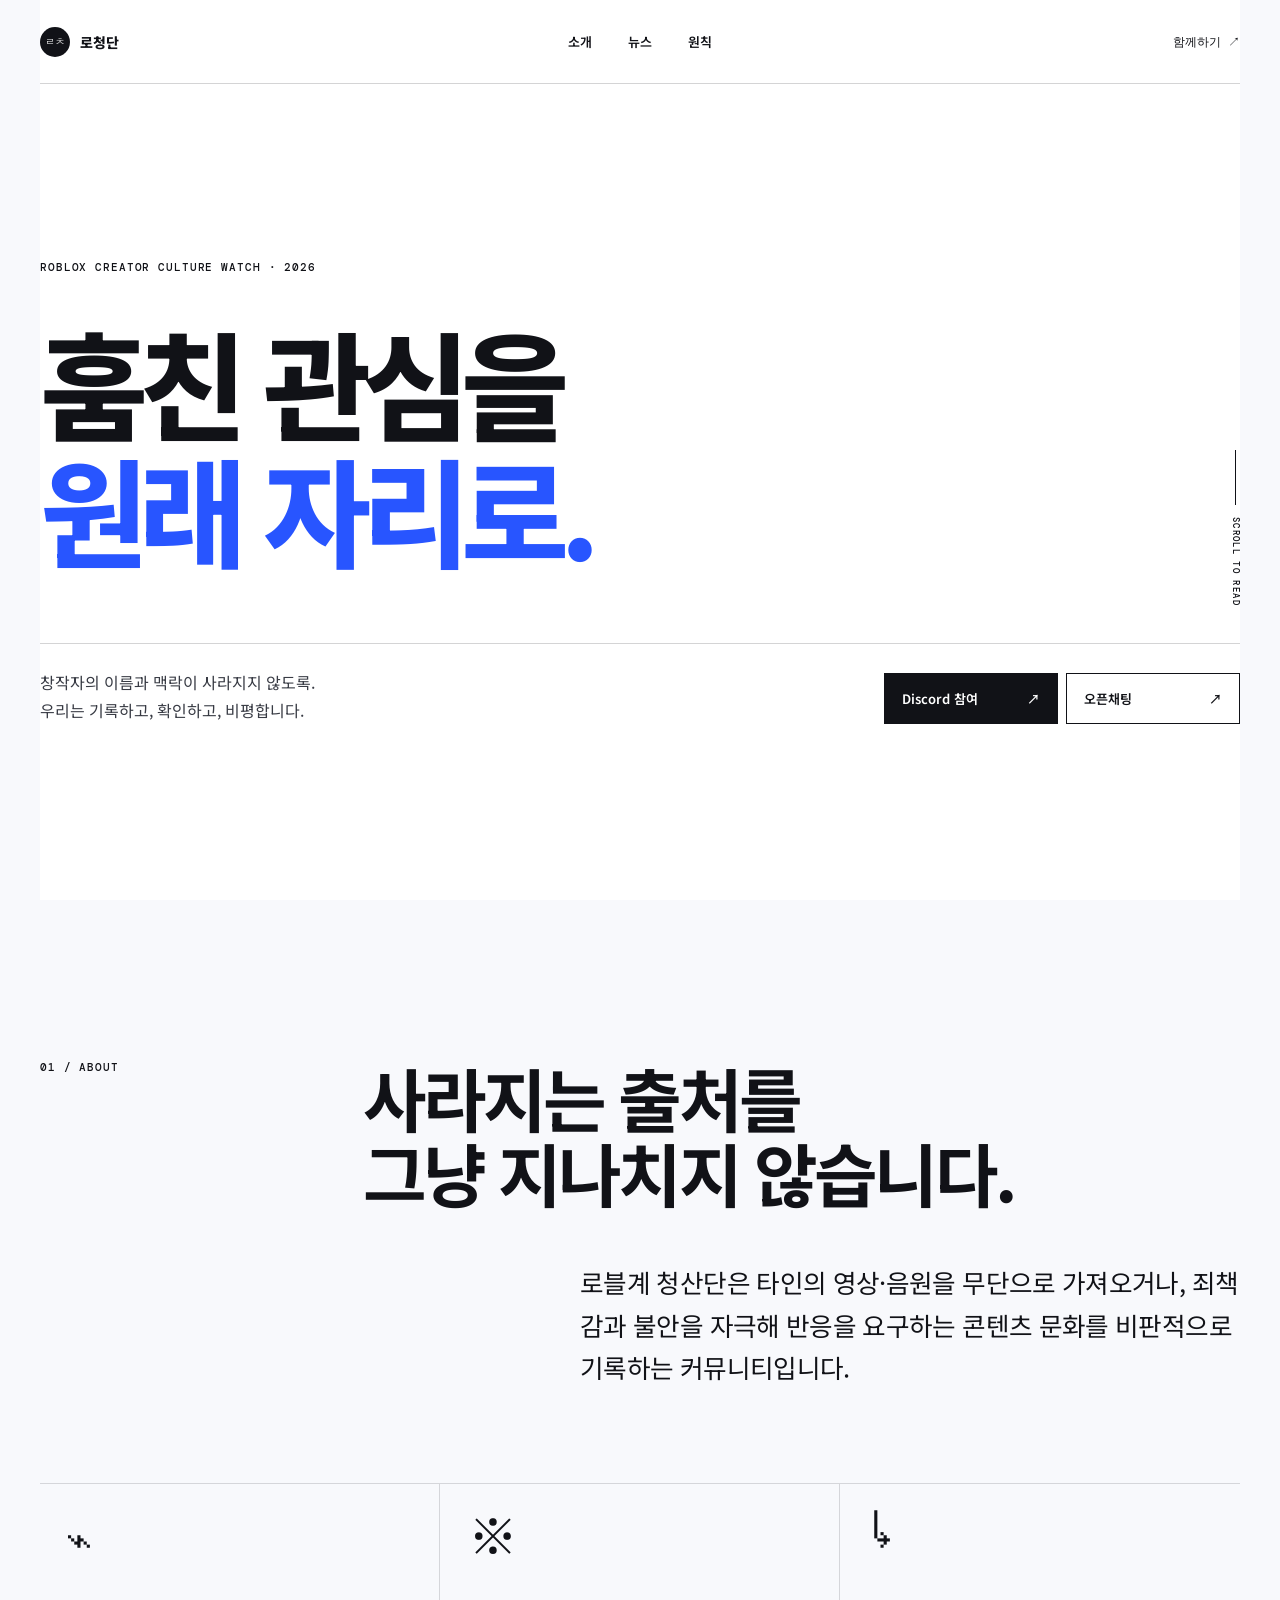
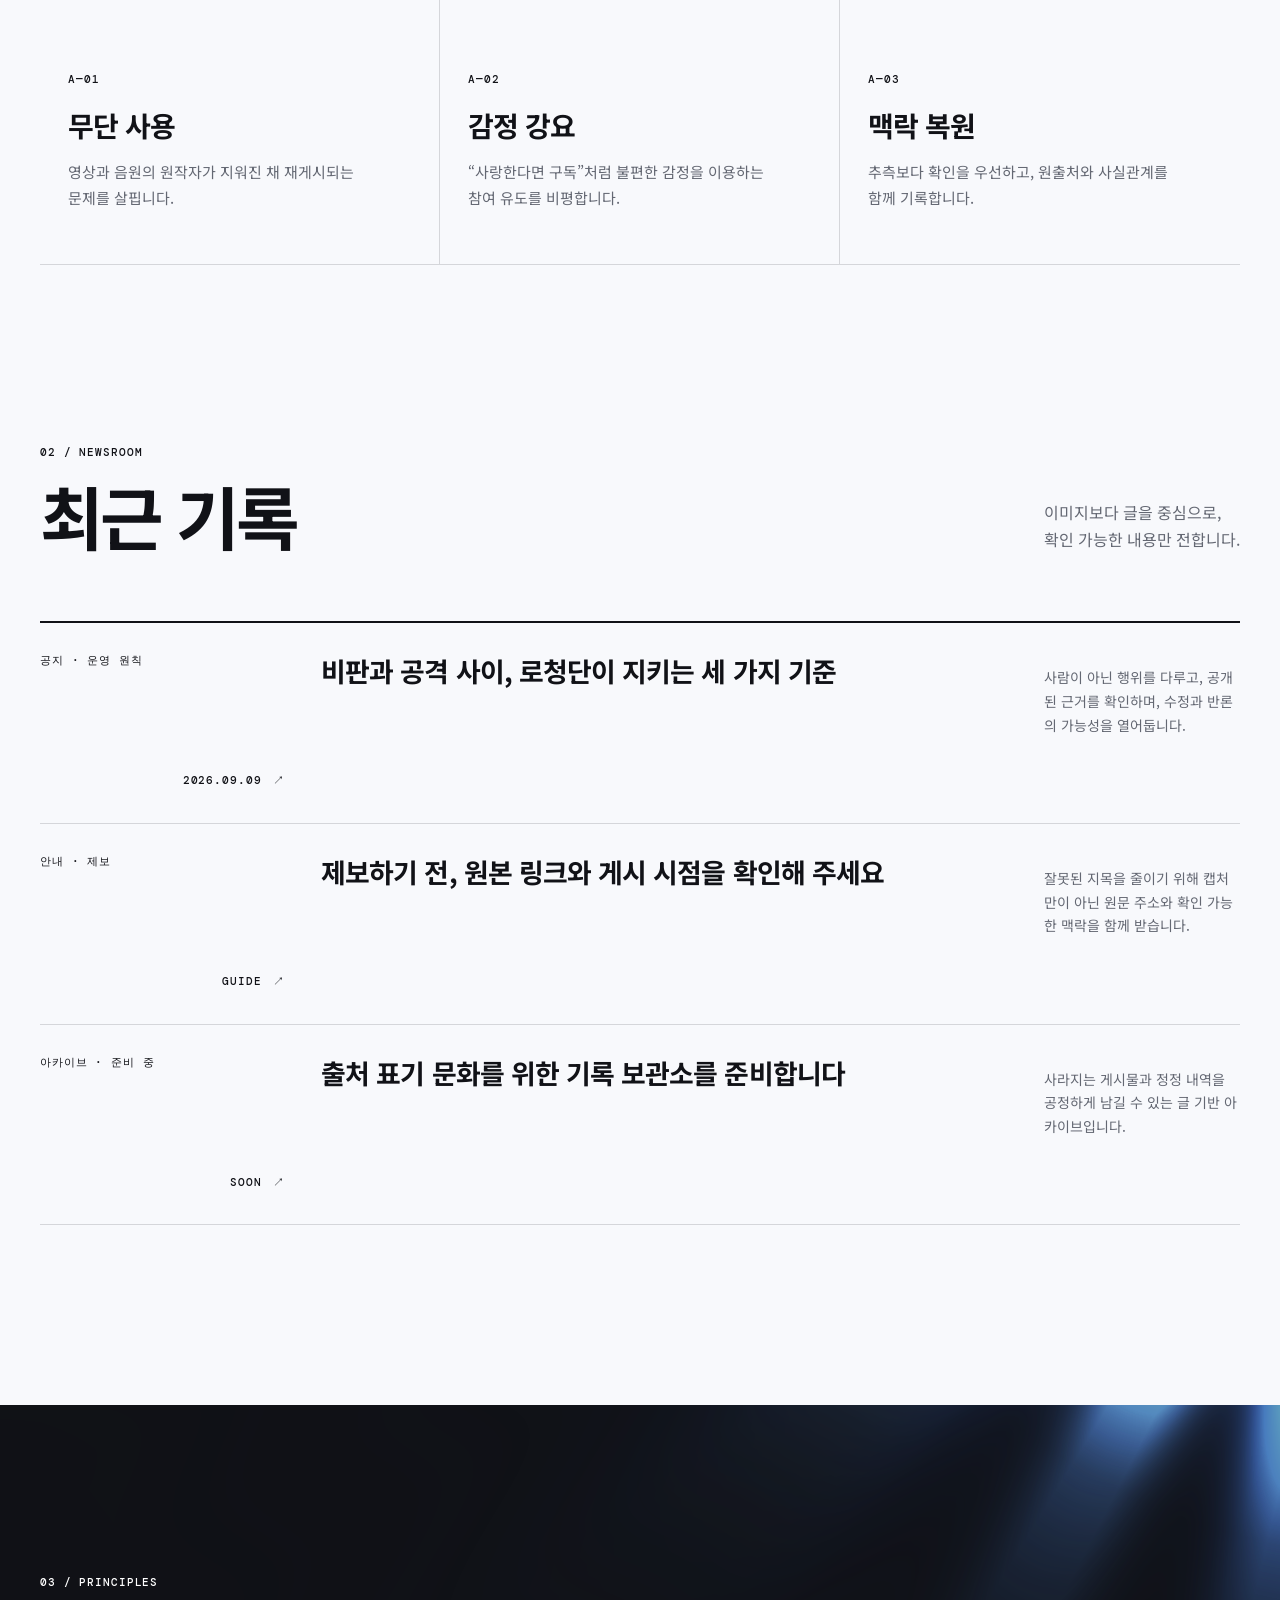
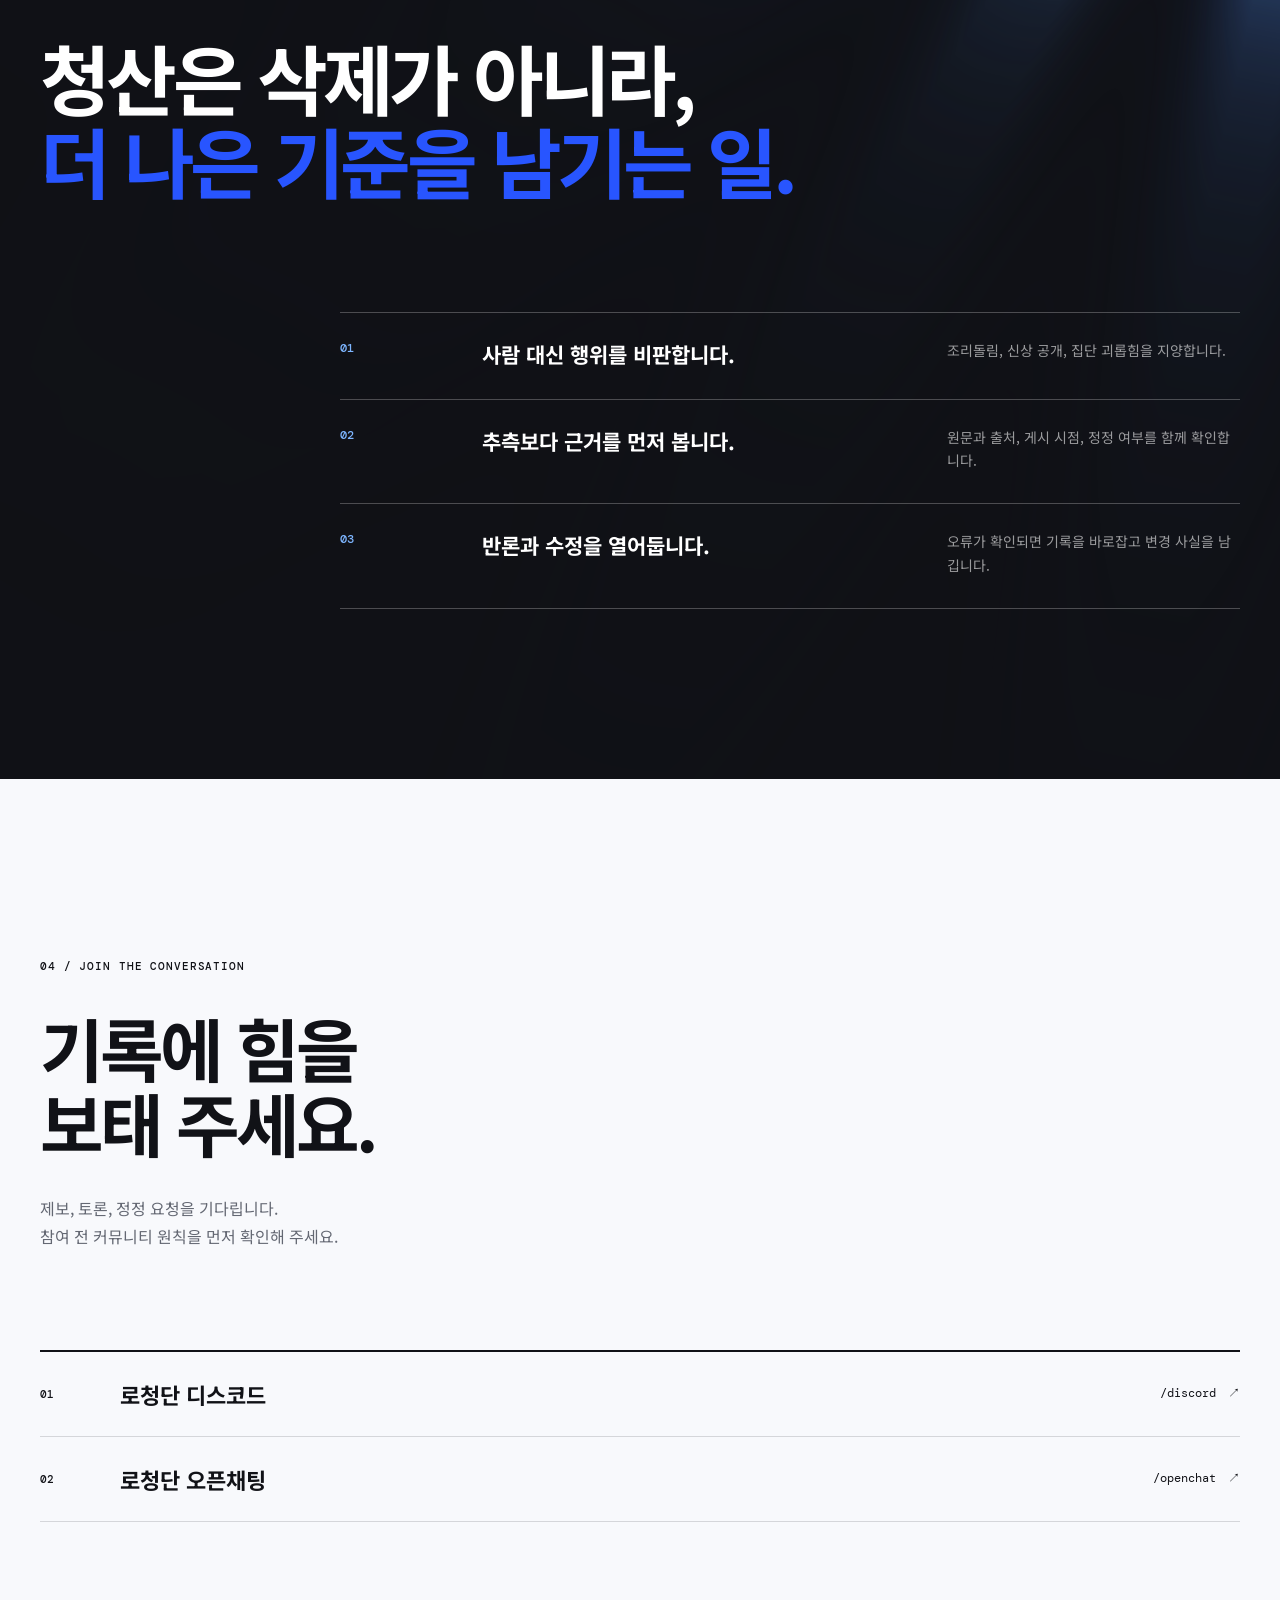
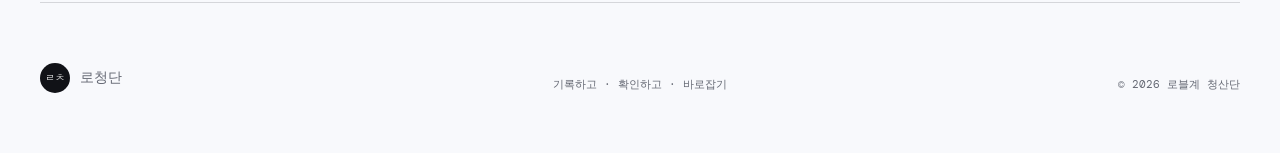
<file: index.html>
<!doctype html>
<html lang="ko">
  <head>
    <meta charset="UTF-8" />
    <meta name="viewport" content="width=device-width, initial-scale=1.0" />
    <meta name="description" content="창작자의 이름과 맥락이 사라지지 않도록 기록하고 비평하는 로블계 청산단입니다." />
    <meta name="theme-color" content="#f4f6ff" />
    <title>로블계 청산단 — 기록하고, 확인하고, 바로잡기</title>
    <style>
      .skip-link{position:fixed;top:8px;left:8px;z-index:100;transform:translateY(-200%)}
      .skip-link:focus{transform:translateY(0)}
    </style>
    <script type="module" crossorigin src="/assets/index-CZzuaFIx.js"></script>
    <link rel="stylesheet" crossorigin href="/assets/index-CyB6b8Ng.css">
  </head>
  <body>
    <a class="skip-link" href="#news">본문 바로가기</a>
    <div id="app"></div>
  </body>
</html>
</file>
<file: assets/index-CyB6b8Ng.css>
@import "https://fonts.googleapis.com/css2?family=DM+Mono:wght@400;500&family=Noto+Sans+KR:wght@400;500;600;700;800&display=swap";:root{--ink:#111217;--muted:#646873;--paper:#f8f9fc;--line:#11121726;--blue:#2855ff;--blue-deep:#1838c9;--mist:#dfe6ff;--lime:#dfff65;--radius:2px;--shell:min(1240px, calc(100vw - 80px));color:var(--ink);background:var(--paper);font-synthesis:none;text-rendering:optimizelegibility;font-family:Noto Sans KR,sans-serif}*{box-sizing:border-box}html{scroll-behavior:smooth}body{background:var(--paper);margin:0;overflow-x:hidden}a{color:inherit;text-decoration:none}p,h1,h2,h3{margin:0}button,a{-webkit-tap-highlight-color:transparent}::selection{color:#fff;background:var(--blue)}.skip-link{z-index:100;color:#fff;background:var(--ink);padding:10px 14px;position:fixed;top:8px;left:8px;transform:translateY(-140%)}.skip-link:focus{transform:translateY(0)}.section-shell{width:var(--shell);margin-inline:auto}.site-header{z-index:20;width:var(--shell);border-bottom:1px solid #1112172e;grid-template-columns:1fr auto 1fr;align-items:center;height:84px;display:grid;position:absolute;top:0;left:50%;transform:translate(-50%)}.brand{align-items:center;gap:10px;width:fit-content;font-size:14px;font-weight:800;display:inline-flex}.brand-mark{color:#fff;background:var(--ink);border-radius:50%;place-items:center;width:30px;height:30px;font:500 10px/1 DM Mono,monospace;display:grid}.site-header nav{gap:36px;font-size:13px;font-weight:600;display:flex}.site-header nav a,.header-join{transition:opacity .2s}.site-header nav a:hover,.header-join:hover{opacity:.5}.header-join{justify-self:end;font:500 12px/1 DM Mono,monospace}.hero{isolation:isolate;flex-direction:column;justify-content:center;min-height:100svh;padding:154px 0 70px;display:flex;position:relative;overflow:hidden}.effect-canvas{width:100%;height:100%;display:block}.hero:before{content:"";z-index:-1;background:#fff;width:100vw;position:absolute;inset:0 50%;transform:translate(-50%)}.hero>*{z-index:1;position:relative}.eyebrow,.section-index,.card-number,.news-meta,.news-date{letter-spacing:.08em;text-transform:uppercase;font:500 11px/1.4 DM Mono,monospace}.hero h1{letter-spacing:-.075em;max-width:1060px;margin-top:42px;font-size:clamp(66px,9.2vw,142px);font-weight:800;line-height:1.08}.split-char{opacity:0;transition:opacity .7s,transform .9s cubic-bezier(.16,1,.3,1);transition-delay:calc(var(--char-index) * 42ms + .12s);display:inline-block;transform:translateY(1.05em)rotate(5deg)}.split-visible .split-char{opacity:1;transform:translateY(0)rotate(0)}.hero h1 em,.principles h2 em{color:var(--blue);font-style:normal}.hero-foot{border-top:1px solid #1112172e;justify-content:space-between;align-items:end;margin-top:72px;padding-top:24px;display:flex}.hero-foot>p{color:#383b44;max-width:480px;font-size:16px;line-height:1.75}.hero-actions{gap:8px;display:flex}.button{border:1px solid var(--ink);justify-content:space-between;align-items:center;gap:36px;min-width:174px;padding:15px 17px;font-size:13px;font-weight:600;transition:color .2s,background .2s,transform .2s;display:inline-flex}.button:hover{transform:translateY(-2px)}.button-dark{color:#fff;background:var(--ink)}.button-dark:hover{background:var(--blue);border-color:var(--blue)}.button-light:hover{color:#fff;background:var(--ink)}.scroll-note{writing-mode:vertical-rl;letter-spacing:.15em;align-items:center;gap:12px;font:500 9px/1 DM Mono;display:flex;position:absolute;top:50%;right:0}.scroll-note span{background:var(--ink);width:1px;height:55px}.manifesto{grid-template-columns:1fr 3fr;gap:30px;padding:160px 0 95px;display:grid}.manifesto h2,.section-heading h2,.join h2{letter-spacing:-.055em;font-size:clamp(42px,5.4vw,78px);font-weight:700;line-height:1.08}.manifesto .lead{letter-spacing:-.025em;max-width:660px;margin:52px 0 0 auto;font-size:clamp(18px,2vw,26px);line-height:1.65}.focus-grid{border-top:1px solid var(--line);border-bottom:1px solid var(--line);grid-template-columns:repeat(3,1fr);display:grid}.focus-card{border-right:1px solid var(--line);min-height:380px;padding:28px;transition:color .25s,background .25s}.focus-card:last-child{border-right:0}.focus-card:hover{color:#fff;background:var(--blue)}.focus-card .symbol{font:400 50px/1 DM Mono;display:block}.focus-card .card-number{margin-top:110px}.focus-card h3{letter-spacing:-.04em;margin:18px 0 14px;font-size:28px}.focus-card>p:last-child{max-width:300px;color:var(--muted);font-size:15px;line-height:1.7}.focus-card:hover>p:last-child{color:#ffffffbf}.news{padding:180px 0}.section-heading{justify-content:space-between;align-items:end;margin-bottom:68px;display:flex}.section-heading h2{margin-top:18px}.section-heading>p{color:var(--muted);line-height:1.7}.news-list{border-top:2px solid var(--ink)}.news-item a{border-bottom:1px solid var(--line);grid-template-columns:1fr 2.8fr .8fr;align-items:start;gap:36px;padding:30px 0 34px;transition:padding .25s,color .25s;display:grid}.news-item a:hover{color:var(--blue);padding-left:16px}.news-item h3{letter-spacing:-.035em;font-size:clamp(20px,2.1vw,30px);line-height:1.35}.news-item h3+p{color:var(--muted);max-width:640px;margin-top:13px;font-size:14px;line-height:1.7}.news-date{justify-self:end}.principles{color:#fff;background:var(--ink);padding:170px 0;position:relative;overflow:hidden}.side-rays{z-index:0;pointer-events:none;opacity:.72;position:absolute;inset:0;overflow:hidden}.principles .section-shell{z-index:1;position:relative}.principles h2{letter-spacing:-.06em;margin:45px 0 110px;font-size:clamp(45px,6vw,88px);line-height:1.08}.principles ol{border-top:1px solid #ffffff40;margin:0 0 0 25%;padding:0;list-style:none}.principles li{border-bottom:1px solid #ffffff40;grid-template-columns:.4fr 1.5fr 1fr;gap:25px;padding:26px 0 30px;display:grid}.principles li span{color:#7eb6ff;font:500 12px/1.5 DM Mono}.principles li strong{font-size:21px}.principles li p{color:#ffffff94;font-size:14px;line-height:1.7}.join{padding:180px 0 80px;position:relative}.join h2{margin:36px 0}.join>p:not(.section-index){color:var(--muted);line-height:1.7}.join-links{border-top:2px solid var(--ink);margin-top:100px}.join-links a{border-bottom:1px solid var(--line);grid-template-columns:80px 1fr auto;align-items:center;padding:26px 0;transition:color .2s,padding .2s;display:grid}.join-links a:hover{color:var(--blue);padding-left:14px}.join-links small{font:500 11px DM Mono}.join-links strong{font-size:22px}.join-links span{font:400 12px DM Mono}.site-footer{border-top:1px solid var(--line);color:var(--muted);grid-template-columns:1fr auto 1fr;align-items:end;padding:60px 0;font:400 11px/1.4 DM Mono;display:grid}.site-footer>p:last-child{justify-self:end}.reveal{opacity:0;transition:opacity .75s,transform .75s cubic-bezier(.2,.75,.25,1);transform:translateY(26px)}.reveal.is-visible{opacity:1;transform:none}@media (width<=780px){:root{--shell:calc(100vw - 36px)}.site-header{grid-template-columns:1fr auto;height:66px}.site-header nav{display:none}.hero{justify-content:flex-start;min-height:760px;padding-top:120px}.hero:after{opacity:.6;width:60%;top:19%;right:-20%}.hero h1{margin-top:88px;font-size:clamp(54px,17vw,82px);line-height:1.12}.hero-foot{margin-top:70px;display:block}.hero-actions{margin-top:26px}.button{flex:1;gap:10px;min-width:0}.scroll-note{display:none}.manifesto{grid-template-columns:1fr;padding:110px 0 65px}.manifesto h2{margin-top:28px}.manifesto .lead{margin-top:36px;font-size:18px}.focus-grid{grid-template-columns:1fr}.focus-card{border-right:0;border-bottom:1px solid var(--line);min-height:270px}.focus-card:last-child{border-bottom:0}.focus-card .card-number{margin-top:60px}.news{padding:110px 0}.section-heading{margin-bottom:40px;display:block}.section-heading>p{margin-top:24px}.news-item a{grid-template-columns:1fr auto;gap:16px}.news-item h3,.news-item h3+p{grid-column:1/-1}.news-date{grid-area:1/2}.principles{padding:110px 0}.principles h2{margin:34px 0 70px}.principles ol{margin-left:0}.principles li{grid-template-columns:45px 1fr}.principles li p{grid-column:2}.join{padding:110px 0 65px}.join-links{margin-top:65px}.join-links a{grid-template-columns:42px 1fr}.join-links span{grid-column:2;margin-top:9px;font-size:10px}.site-footer{grid-template-columns:1fr auto;gap:30px}.site-footer>p:nth-child(2){display:none}}@media (prefers-reduced-motion:reduce){html{scroll-behavior:auto}*,:before,:after{transition-duration:.01ms!important;animation:none!important}.reveal{opacity:1;transform:none}}
</file>
